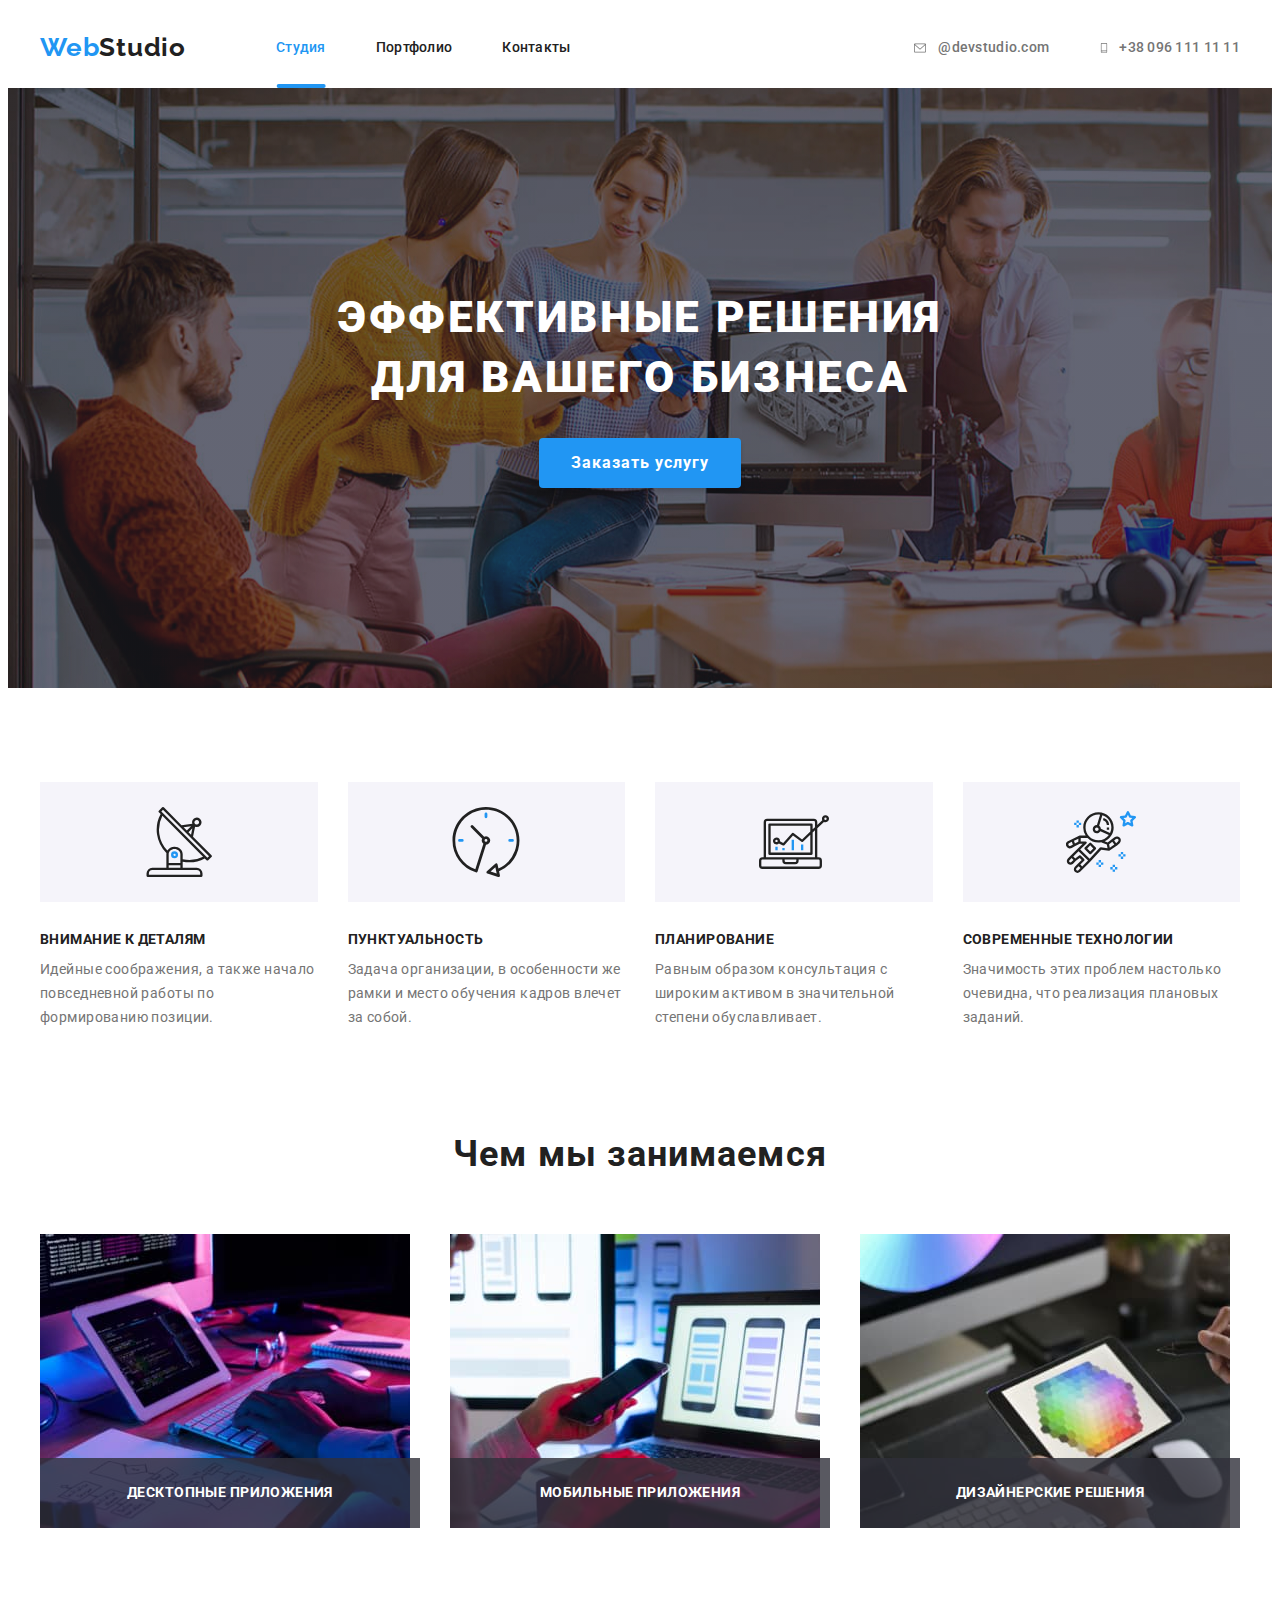
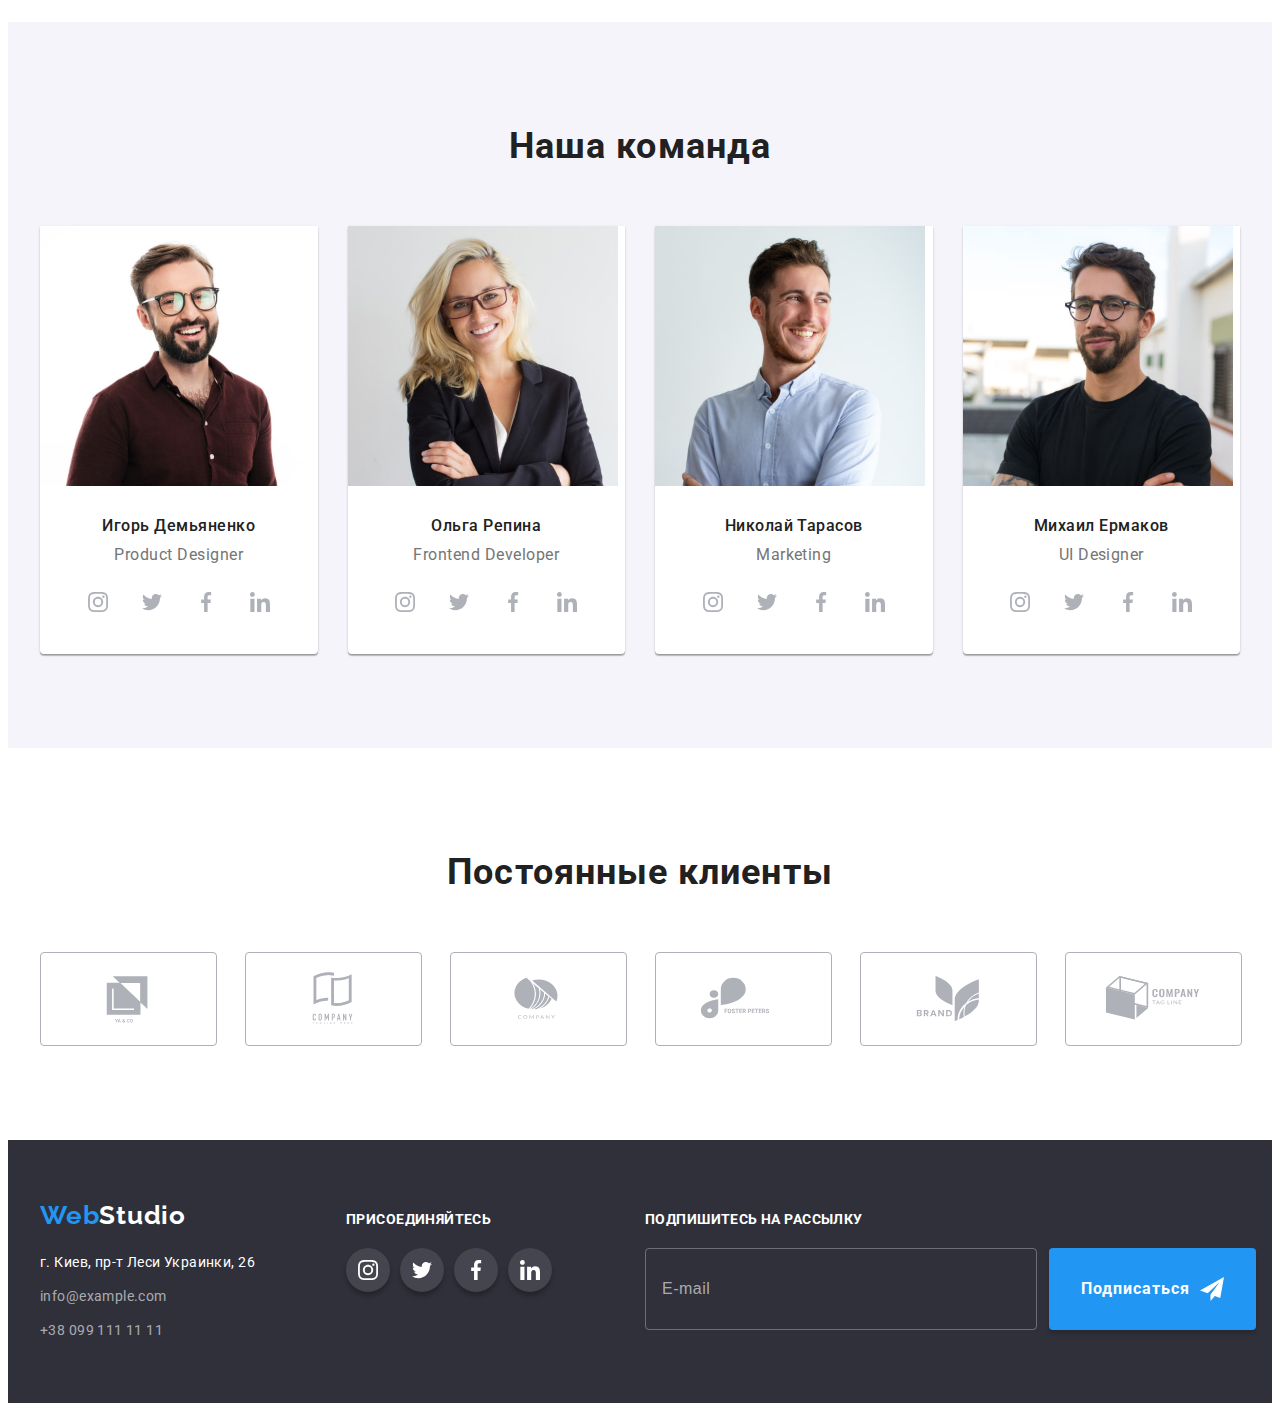
<file: index.html>
<!DOCTYPE html>
<html lang="ru">
  <head>
    <meta charset="UTF-8" />
    <meta http-equiv="X-UA-Compatible" content="IE=edge" />
    <meta name="viewport" content="width=device-width, initial-scale=1.0" />
    <title>Студия</title>
    <link rel="preconnect" href="https://fonts.googleapis.com" />
    <link rel="preconnect" href="https://fonts.gstatic.com" crossorigin />
    <link
      href="https://fonts.googleapis.com/css2?family=Raleway:wght@700&family=Roboto:wght@400;500;700;900&display=swap"
      rel="stylesheet"
    />
    <link
      rel="stylesheet"
      href="https://cdnjs.cloudflare.com/ajax/libs/modern-normalize/1.1.0/modern-normalize.min.css"
      integrity="sha512-wpPYUAdjBVSE4KJnH1VR1HeZfpl1ub8YT/NKx4PuQ5NmX2tKuGu6U/JRp5y+Y8XG2tV+wKQpNHVUX03MfMFn9Q=="
      crossorigin="anonymous"
      referrerpolicy="no-referrer"
    />
    <link rel="stylesheet" href="./css/main.min.css" />
  </head>
  <body>
    <header class="page-header page-header--no-border">
      <div class="container page-header__container">
        <nav class="navigation">
          <a class="logo link" href="./index.html"
            >Web<span class="page-header__logo">Studio</span></a
          >
          <ul class="menu list">
            <li class="menu__item">
              <a class="menu__link link menu__link--current" href="">Студия</a>
            </li>
            <li class="menu__item">
              <a class="menu__link link" href="./portfolio.html">Портфолио</a>
            </li>
            <li class="menu__item">
              <a class="menu__link link" href="">Контакты</a>
            </li>
          </ul>
        </nav>
        <ul class="page-header__contacts list">
          <li class="page-header__contacts-item">
            <a
              class="page-header__contacts-link link"
              href="mailto:info@devstudio.com"
            >
              <svg class="page-header__contacts-icon" width="16" height="12">
                <use href="images/sprite.svg#icon-envelope"></use>
              </svg>
              @devstudio.com</a
            >
          </li>
          <li class="page-header__contacts-item">
            <a class="page-header__contacts-link link" href="tel:+380961111111">
              <svg class="page-header__contacts-icon" width="10" height="16">
                <use href="images/sprite.svg#icon-smartphone"></use>
              </svg>
              +38 096 111 11 11
            </a>
          </li>
        </ul>
      </div>
    </header>
    <main>
      <!-- Секция Герой -->
      <section class="hero-page">
        <div class="container hero-page__container">
          <h1 class="hero-page__title title">
            Эффективные решения для вашего бизнеса
          </h1>
          <button class="modal-btn" data-modal-open>Заказать услугу</button>
        </div>
      </section>
      <!-- О нас -->
      <section class="about-us section">
        <div class="container">
          <h2 class="title visually-hidden">О нас</h2>
          <ul class="about-us__list list">
            <li class="about-us__item item">
              <div class="about-us__icon-container">
                <svg class="about-us__icon" width="70" height="70">
                  <use href="./images/sprite.svg#icon-antenna"></use>
                </svg>
              </div>
              <h3 class="about-us__suptitle subtitile">Внимание к деталям</h3>
              <p class="about-us__section-description">
                Идейные соображения, а также начало повседневной работы по
                формированию позиции.
              </p>
            </li>
            <li class="about-us__item item">
              <div class="about-us__icon-container">
                <svg class="about-us__icon" width="70" height="70">
                  <use href="./images/sprite.svg#icon-clock"></use>
                </svg>
              </div>
              <h3 class="about-us__suptitle subtitile">Пунктуальность</h3>
              <p class="about-us__section-description">
                Задача организации, в особенности же рамки и место обучения
                кадров влечет за собой.
              </p>
            </li>
            <li class="about-us__item item">
              <div class="about-us__icon-container">
                <svg class="about-us__icon" width="70" height="70">
                  <use href="./images/sprite.svg#icon-diagram"></use>
                </svg>
              </div>
              <h3 class="about-us__suptitle subtitile">Планирование</h3>
              <p class="about-us__section-description">
                Равным образом консультация с широким активом в значительной
                степени обуславливает.
              </p>
            </li>
            <li class="about-us__item item">
              <div class="about-us__icon-container">
                <svg class="about-us__icon" width="70" height="70">
                  <use href="./images/sprite.svg#icon-astronaut"></use>
                </svg>
              </div>
              <h3 class="about-us__suptitle subtitile">
                Современные технологии
              </h3>
              <p class="about-us__section-description">
                Значимость этих проблем настолько очевидна, что реализация
                плановых заданий.
              </p>
            </li>
          </ul>
        </div>
      </section>
      <!-- Чем мы занимаемся -->
      <section class="services section">
        <div class="container">
          <h2 class="title">Чем мы занимаемся</h2>
          <ul class="services__list list">
            <li class="services__item item">
              <img
                src="./images/services/box-1.jpg"
                alt="Картинка 1"
                width="370"
              />
              <h3 class="services__suptitile">Десктопные приложения</h3>
            </li>
            <li class="services__item item">
              <img
                src="./images/services/box-2.jpg"
                alt="Картинка 2"
                width="370"
              />
              <h3 class="services__suptitile">Мобильные приложения</h3>
            </li>
            <li class="services__item item">
              <img
                src="./images/services/box-3.jpg"
                alt="Картинка 3"
                width="370"
              />
              <h3 class="services__suptitile">Дизайнерские решения</h3>
            </li>
          </ul>
        </div>
      </section>
      <!-- Наша команда -->
      <section class="team section">
        <div class="container">
          <h2 class="title">Наша команда</h2>
          <ul class="team__list list">
            <li class="team__item item">
              <img
                src="./images/our-team/member-1.jpg"
                alt="Игорь Демьяненко"
                width="270"
              />
              <div class="team__description-container">
                <h3 class="team__name subtitile">Игорь Демьяненко</h3>
                <p class="team__position">Product Designer</p>
                <ul class="social-links list">
                  <li class="social-links__item">
                    <a class="social-links__link link" href="">
                      <svg class="social-links__icon" width="20" height="20">
                        <use href="images/sprite.svg#icon-instagram"></use>
                      </svg>
                    </a>
                  </li>
                  <li class="social-links__item">
                    <a class="social-links__link link" href="">
                      <svg class="social-links__icon" width="20" height="20">
                        <use href="images/sprite.svg#icon-twitter"></use>
                      </svg>
                    </a>
                  </li>
                  <li class="social-links__item">
                    <a class="social-links__link link" href="">
                      <svg class="social-links__icon" width="20" height="20">
                        <use href="images/sprite.svg#icon-facebook"></use>
                      </svg>
                    </a>
                  </li>
                  <li class="social-links__item">
                    <a class="social-links__link link" href="">
                      <svg class="social-links__icon" width="20" height="20">
                        <use href="images/sprite.svg#icon-linkedin"></use>
                      </svg>
                    </a>
                  </li>
                </ul>
              </div>
            </li>
            <li class="team__item item">
              <img
                src="./images/our-team/member-2.jpg"
                alt="Ольга Репина"
                width="270"
              />
              <div class="team__description-container">
                <h3 class="team__name subtitile">Ольга Репина</h3>
                <p class="team__position">Frontend Developer</p>
                <ul class="social-links list">
                  <li class="social-links__item">
                    <a class="social-links__link link" href="">
                      <svg class="social-links__icon" width="20" height="20">
                        <use href="images/sprite.svg#icon-instagram"></use>
                      </svg>
                    </a>
                  </li>
                  <li class="social-links__item">
                    <a class="social-links__link link" href="">
                      <svg class="social-links__icon" width="20" height="20">
                        <use href="images/sprite.svg#icon-twitter"></use>
                      </svg>
                    </a>
                  </li>
                  <li class="social-links__item">
                    <a class="social-links__link link" href="">
                      <svg class="social-links__icon" width="20" height="20">
                        <use href="images/sprite.svg#icon-facebook"></use>
                      </svg>
                    </a>
                  </li>
                  <li class="social-links__item">
                    <a class="social-links__link link" href="">
                      <svg class="social-links__icon" width="20" height="20">
                        <use href="images/sprite.svg#icon-linkedin"></use>
                      </svg>
                    </a>
                  </li>
                </ul>
              </div>
            </li>
            <li class="team__item item">
              <img
                src="./images/our-team/member-3.jpg"
                alt="Николай Тарасов"
                width="270"
              />
              <div class="team__description-container">
                <h3 class="team__name subtitile">Николай Тарасов</h3>
                <p class="team__position">Marketing</p>
                <ul class="social-links list">
                  <li class="social-links__item">
                    <a class="social-links__link link" href="">
                      <svg class="social-links__icon" width="20" height="20">
                        <use href="images/sprite.svg#icon-instagram"></use>
                      </svg>
                    </a>
                  </li>
                  <li class="social-links__item">
                    <a class="social-links__link link" href="">
                      <svg class="social-links__icon" width="20" height="20">
                        <use href="images/sprite.svg#icon-twitter"></use>
                      </svg>
                    </a>
                  </li>
                  <li class="social-links__item">
                    <a class="social-links__link link" href="">
                      <svg class="social-links__icon" width="20" height="20">
                        <use href="images/sprite.svg#icon-facebook"></use>
                      </svg>
                    </a>
                  </li>
                  <li class="social-links__item">
                    <a class="social-links__link link" href="">
                      <svg class="social-links__icon" width="20" height="20">
                        <use href="images/sprite.svg#icon-linkedin"></use>
                      </svg>
                    </a>
                  </li>
                </ul>
              </div>
            </li>
            <li class="team__item item">
              <img
                src="./images/our-team/member-4.jpg"
                alt="Михаил Ермаков"
                width="270"
              />
              <div class="team__description-container">
                <h3 class="team__name subtitile">Михаил Ермаков</h3>
                <p class="team__position">UI Designer</p>
                <ul class="social-links list">
                  <li class="social-links__item">
                    <a class="social-links__link link" href="">
                      <svg class="social-links__icon" width="20" height="20">
                        <use href="images/sprite.svg#icon-instagram"></use>
                      </svg>
                    </a>
                  </li>
                  <li class="social-links__item">
                    <a class="social-links__link link" href="">
                      <svg class="social-links__icon" width="20" height="20">
                        <use href="images/sprite.svg#icon-twitter"></use>
                      </svg>
                    </a>
                  </li>
                  <li class="social-links__item">
                    <a class="social-links__link link" href="">
                      <svg class="social-links__icon" width="20" height="20">
                        <use href="images/sprite.svg#icon-facebook"></use>
                      </svg>
                    </a>
                  </li>
                  <li class="social-links__item">
                    <a class="social-links__link link" href="">
                      <svg class="social-links__icon" width="20" height="20">
                        <use href="images/sprite.svg#icon-linkedin"></use>
                      </svg>
                    </a>
                  </li>
                </ul>
              </div>
            </li>
          </ul>
        </div>
      </section>
      <!-- Постоянные клинеты -->
      <section class="clients section">
        <div class="container">
          <h2 class="title">Постоянные клиенты</h2>
          <ul class="clients__list list">
            <li class="clients__item item">
              <a class="clients__link link" href="">
                <svg class="clients__icon" width="106" height="60">
                  <use href="images/sprite.svg#icon-group-1"></use>
                </svg>
              </a>
            </li>
            <li class="clients__item item">
              <a class="clients__link link" href="">
                <svg class="clients__icon" width="106" height="60">
                  <use href="images/sprite.svg#icon-group-2"></use>
                </svg>
              </a>
            </li>
            <li class="clients__item item">
              <a class="clients__link link" href="">
                <svg class="clients__icon" width="106" height="60">
                  <use href="images/sprite.svg#icon-group-3"></use>
                </svg>
              </a>
            </li>
            <li class="clients__item item">
              <a class="clients__link link" href="">
                <svg class="clients__icon" width="106" height="60">
                  <use href="images/sprite.svg#icon-group-4"></use>
                </svg>
              </a>
            </li>
            <li class="clients__item item">
              <a class="clients__link link" href="">
                <svg class="clients__icon" width="106" height="60">
                  <use href="images/sprite.svg#icon-group-5"></use>
                </svg>
              </a>
            </li>
            <li class="clients__item item">
              <a class="clients__link link" href="">
                <svg class="clients__icon" width="106" height="60">
                  <use href="images/sprite.svg#icon-group-6"></use>
                </svg>
              </a>
            </li>
          </ul>
        </div>
      </section>
    </main>
    <!-- Футер -->
    <footer class="footer">
      <div class="footer__container container">
        <div class="footer-contacts">
          <a class="logo footer__logo link" href="./index.html"
            >Web<span class="footer__logo--color">Studio</span></a
          >
          <address>
            <ul class="footer-contacts__address-list list">
              <li class="footer-contacts__address-item">
                <a
                  class="footer-contacts__address-link link"
                  target="_blank"
                  rel="noopener noreferrer"
                  href="https://goo.gl/maps/KZXkS9zSgR6ZFsrs8"
                  >г. Киев, пр-т Леси Украинки, 26</a
                >
              </li>
              <li class="footer-contacts__address-item">
                <a
                  class="footer-contacts__contact-link link"
                  href="mailto:info@example.com"
                  >info@example.com</a
                >
              </li>
              <li class="footer-contacts__address-item">
                <a
                  class="footer-contacts__contact-link link"
                  href="tel:+380991111111"
                  >+38 099 111 11 11</a
                >
              </li>
            </ul>
          </address>
        </div>
        <div class="footer-socials">
          <p class="footer-socials__description">присоединяйтесь</p>
          <ul class="social-links list">
            <li class="social-links__item">
              <a class="social-links__link footer-socials__link link" href="">
                <svg
                  class="social-links__icon footer-socials__icon"
                  width="20"
                  height="20"
                >
                  <use href="images/sprite.svg#icon-instagram"></use>
                </svg>
              </a>
            </li>
            <li class="social-links__item">
              <a class="social-links__link footer-socials__link link" href="">
                <svg
                  class="social-links__icon footer-socials__icon"
                  width="20"
                  height="20"
                >
                  <use href="images/sprite.svg#icon-twitter"></use>
                </svg>
              </a>
            </li>
            <li class="social-links__item">
              <a class="social-links__link footer-socials__link link" href="">
                <svg
                  class="social-links__icon footer-socials__icon"
                  width="20"
                  height="20"
                >
                  <use href="images/sprite.svg#icon-facebook"></use>
                </svg>
              </a>
            </li>
            <li class="social-links__item">
              <a class="social-links__link footer-socials__link link" href="">
                <svg
                  class="social-links__icon footer-socials__icon"
                  width="20"
                  height="20"
                >
                  <use href="images/sprite.svg#icon-linkedin"></use>
                </svg>
              </a>
            </li>
          </ul>
        </div>
        <div class="footer-subscribe">
          <p class="footer-subscribe__description">Подпишитесь на рассылку</p>
          <form class="footer-subscribe__form">
            <input
              class="footer-subscribe__input"
              type="email"
              placeholder="E-mail"
              required
            />
            <button class="modal-btn footer-subscribe__btn" type="submit">
              Подписаться
              <svg class="footer-subscribe__icon" width="24" height="24">
                <use href="./images/sprite.svg#icon-send"></use>
              </svg>
            </button>
          </form>
        </div>
      </div>
    </footer>
    <!-- Modal -->
    <div class="backdrop is-hidden" data-modal>
      <div class="modal">
        <button type="button" class="modal-close-btn" data-modal-close>
          <svg class="modal-close-btn__icon" width="18" height="18">
            <use href="./images/sprite.svg#icon-close"></use>
          </svg>
        </button>
        <form class="form-contact">
          <b class="form-contact__info"
            >Оставьте свои данные, мы вам перезвоним</b
          >
          <label class="form-contact__label" for="form-contact__input-name">
            Имя
          </label>
          <div class="form-contact__wrapper">
            <input
              class="form-contact__input"
              id="form-contact__input-name"
              type="text"
              name="name-user"
              minlength="2"
              required
            />
            <svg class="form-contact__icon" width="18" height="18  ">
              <use href="./images/sprite.svg#icon-name"></use>
            </svg>
          </div>

          <label class="form-contact__label" for="form-contact__input-phone">
            Телефон
          </label>
          <div class="form-contact__wrapper">
            <input
              class="form-contact__input"
              id="form-contact__input-phone"
              type="tel"
              name="name-tel"
              required
            />
            <svg class="form-contact__icon" width="18" height="18">
              <use href="./images/sprite.svg#icon-phone"></use>
            </svg>
          </div>

          <label class="form-contact__label" for="form-contact__input-email">
            Почта
          </label>
          <div class="form-contact__wrapper">
            <input
              class="form-contact__input"
              id="form-contact__input-email"
              type="email"
              name="name-email"
              required
            />
            <svg class="form-contact__icon" width="18" height="18">
              <use href="./images/sprite.svg#icon-email"></use>
            </svg>
          </div>

          <label class="form-contact__label form-contact__label-textarea">
            Комментарий
            <textarea
              class="form-contact__message"
              name="user-comment"
              placeholder="Введите текст"
            ></textarea>
          </label>
          <div class="wrapper-checkbox">
            <input
              class="form-contact__input-checkbox visually-hidden"
              type="checkbox"
              name="form-contact__policy"
              id="form-contact__policy"
              required
            />
            <label
              class="form-contact__label-policy"
              for="form-contact__policy"
            >
              <span class="form-contact__icon-wrapper">
                <svg class="form-contact__icon-checkbox" width="16" height="15">
                  <use href="./images/sprite.svg#icon-checkbox"></use>
                </svg>
              </span>
              Соглашаюсь с рассылкой и принимаю &nbsp;
              <a class="form-contact__policy-link" href=""
                >Условия договора</a
              ></label
            >
          </div>
          <button class="modal-btn form-contact__submit" type="submit">
            Отправить
          </button>
        </form>
      </div>
    </div>
    <script src="./js/modal.js"></script>
  </body>
</html>
</file>
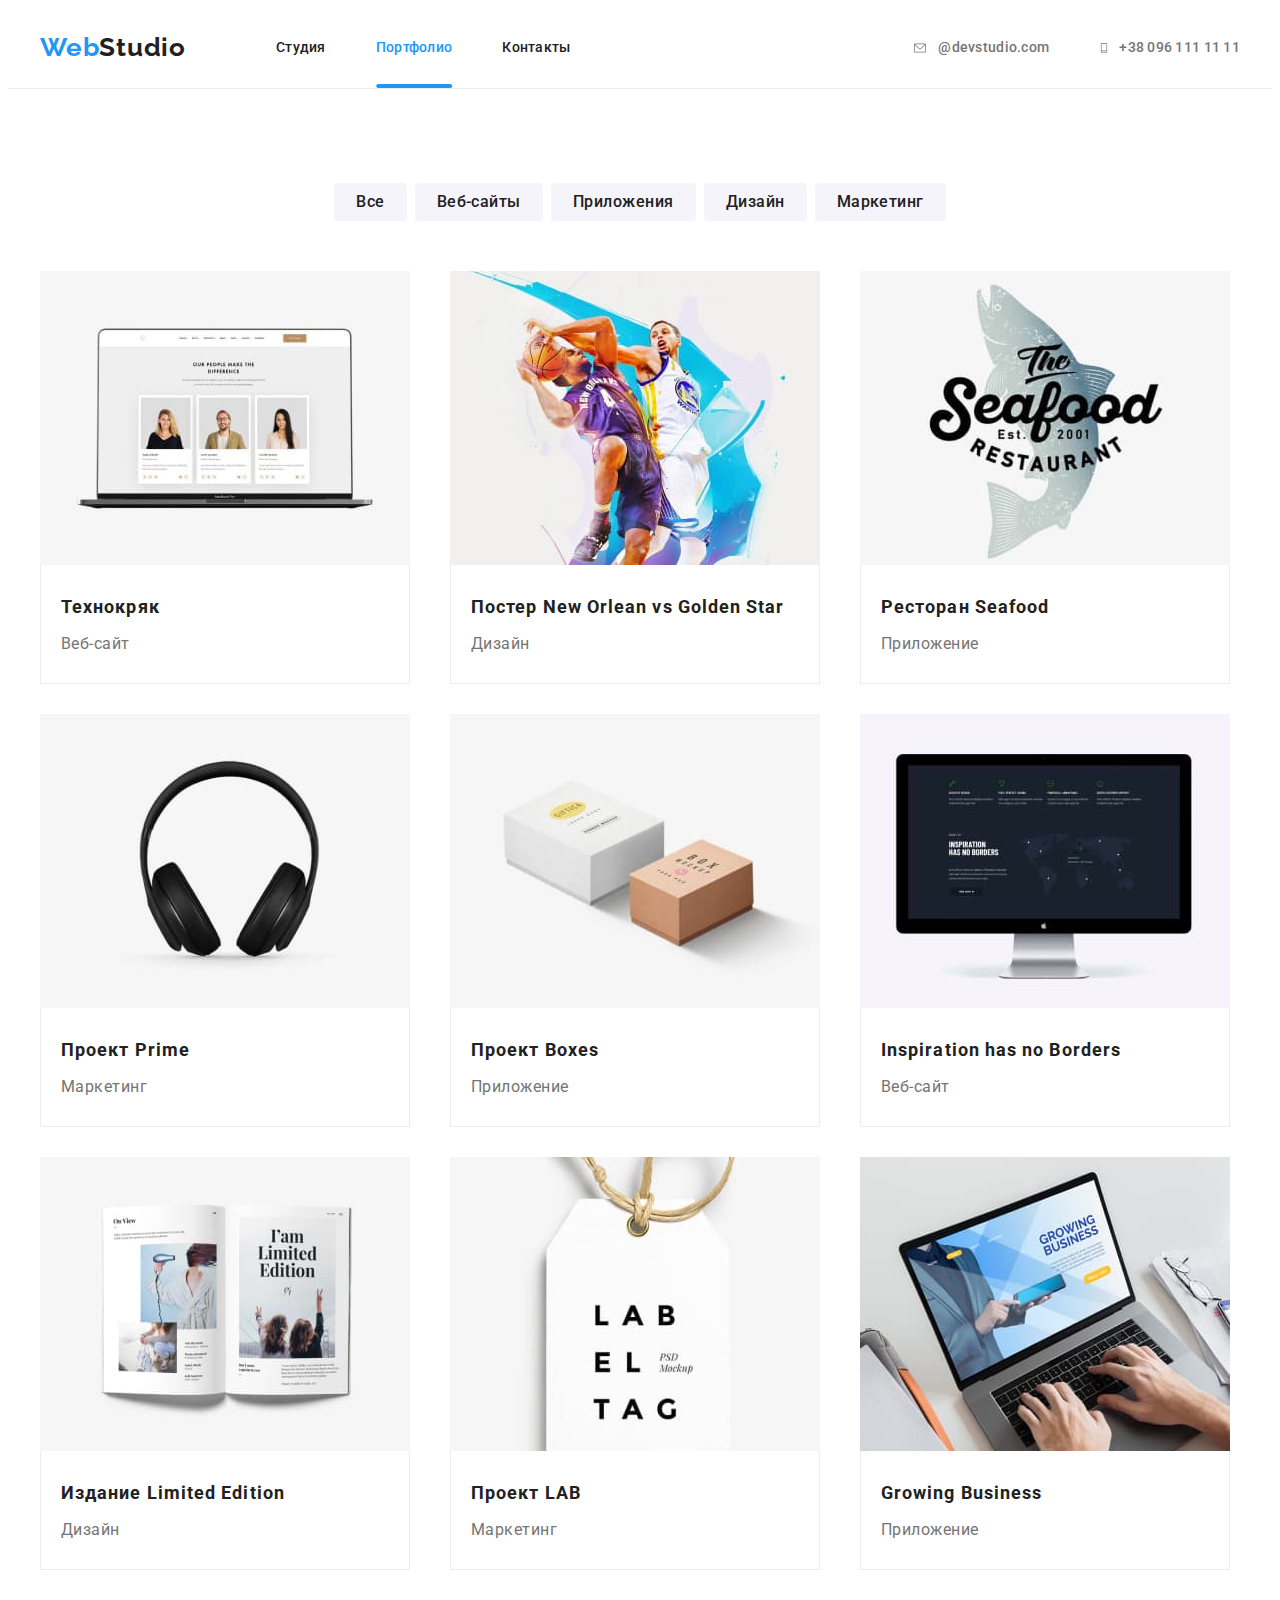
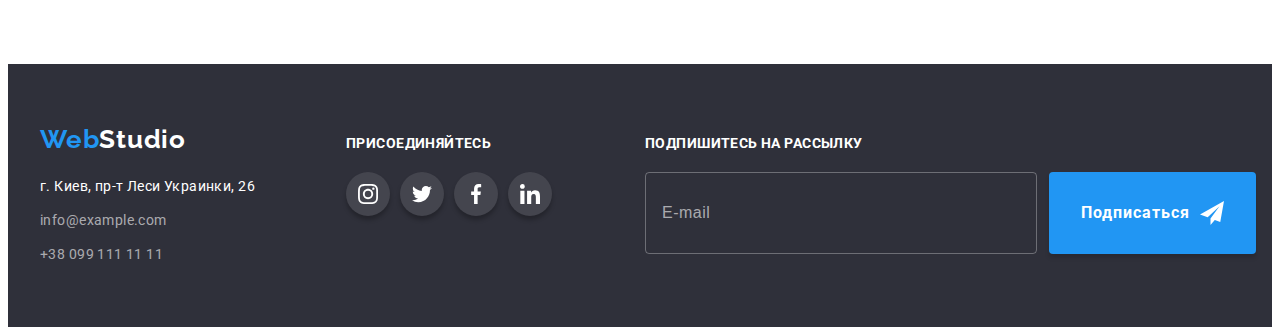
<file: portfolio.html>
<!DOCTYPE html>
<html lang="ru">
  <head>
    <meta charset="UTF-8" />
    <meta http-equiv="X-UA-Compatible" content="IE=edge" />
    <meta name="viewport" content="width=device-width, initial-scale=1.0" />
    <title>Портфолио</title>
    <link rel="preconnect" href="https://fonts.googleapis.com" />
    <link rel="preconnect" href="https://fonts.gstatic.com" crossorigin />
    <link
      href="https://fonts.googleapis.com/css2?family=Raleway:wght@700&family=Roboto:wght@400;500;700;900&display=swap"
      rel="stylesheet"
    />
    <link
      rel="stylesheet"
      href="https://cdnjs.cloudflare.com/ajax/libs/modern-normalize/1.1.0/modern-normalize.min.css"
      integrity="sha512-wpPYUAdjBVSE4KJnH1VR1HeZfpl1ub8YT/NKx4PuQ5NmX2tKuGu6U/JRp5y+Y8XG2tV+wKQpNHVUX03MfMFn9Q=="
      crossorigin="anonymous"
      referrerpolicy="no-referrer"
    />
    <link rel="stylesheet" href="./css/main.min.css" />
  </head>
  <body>
    <header class="page-header">
      <div class="container page-header__container">
        <nav class="navigation">
          <a class="logo link" href="./index.html"
            >Web<span class="page-header__logo">Studio</span></a
          >
          <ul class="menu list">
            <li class="menu__item">
              <a class="menu__link link" href="./index.html">Студия</a>
            </li>
            <li class="menu__item">
              <a
                class="menu__link link menu__link--current"
                href="./portfolio.html"
                >Портфолио</a
              >
            </li>
            <li class="menu__item">
              <a class="menu__link link" href="">Контакты</a>
            </li>
          </ul>
        </nav>
        <ul class="page-header__contacts list">
          <li class="page-header__contacts-item">
            <a
              class="page-header__contacts-link link"
              href="mailto:info@devstudio.com"
            >
              <svg class="page-header__contacts-icon" width="16" height="12">
                <use href="images/sprite.svg#icon-envelope"></use>
              </svg>
              @devstudio.com</a
            >
          </li>
          <li class="page-header__contacts-item">
            <a class="page-header__contacts-link link" href="tel:+380961111111">
              <svg class="page-header__contacts-icon" width="10" height="16">
                <use href="images/sprite.svg#icon-smartphone"></use>
              </svg>
              +38 096 111 11 11
            </a>
          </li>
        </ul>
      </div>
    </header>
    <main>
      <section class="portfolio-page section">
        <div class="container">
          <h1 class="visually-hidden">Примеры работ</h1>
          <ul class="portfolio-categ list">
            <li class="portfolio-categ__item">
              <button class="portfolio-categ__btn" type="button">Все</button>
            </li>
            <li class="portfolio-categ__item">
              <button class="portfolio-categ__btn" type="button">
                Веб-сайты
              </button>
            </li>
            <li class="portfolio-categ__item">
              <button class="portfolio-categ__btn" type="button">
                Приложения
              </button>
            </li>
            <li class="portfolio-categ__item">
              <button class="portfolio-categ__btn" type="button">Дизайн</button>
            </li>
            <li class="portfolio-categ__item">
              <button class="portfolio-categ__btn" type="button">
                Маркетинг
              </button>
            </li>
          </ul>

          <ul class="portfolio-ex list">
            <li class="portfolio-ex__item">
              <a class="portfolio-ex__link link" href="">
                <div class="portfolio-ex__wrapper-img">
                  <img
                    class="portfolio-ex__img"
                    src="./images/portfolio/img1.jpg"
                    alt="Веб-сайт"
                    width="370"
                  />
                  <p class="portfolio-ex__description">
                    Ресурс предлагает комплексные предложения с разным уровнем
                    функционала и сервисов. Все это позволит посетителю получить
                    исчерпывающие сведения о компании или частном лице.
                  </p>
                </div>
                <div class="portfolio-ex__wrapper-text">
                  <h2 class="portfolip-ex__suptitle">Технокряк</h2>
                  <p class="portfolio-ex__section-description">Веб-сайт</p>
                </div>
              </a>
            </li>
            <li class="portfolio-ex__item">
              <a class="portfolio-ex__link link" href="">
                <div class="portfolio-ex__wrapper-img">
                  <img
                    src="./images/portfolio/img2.jpg"
                    alt="Игра в баскетбол"
                    width="370"
                  />
                  <p class="portfolio-ex__description">
                    Ресурс предлагает комплексные предложения с разным уровнем
                    функционала и сервисов. Все это позволит посетителю получить
                    исчерпывающие сведения о компании или частном лице.
                  </p>
                </div>
                <div class="portfolio-ex__wrapper-text">
                  <h2 class="portfolip-ex__suptitle">
                    Постер New Orlean vs Golden Star
                  </h2>
                  <p class="portfolio-ex__section-description">Дизайн</p>
                </div>
              </a>
            </li>
            <li class="portfolio-ex__item">
              <a class="portfolio-ex__link link" href="">
                <div class="portfolio-ex__wrapper-img">
                  <img
                    src="./images/portfolio/img3.jpg"
                    alt="Ресторан морепродуктов"
                    width="370"
                  />
                  <p class="portfolio-ex__description">
                    Ресурс предлагает комплексные предложения с разным уровнем
                    функционала и сервисов. Все это позволит посетителю получить
                    исчерпывающие сведения о компании или частном лице.
                  </p>
                </div>
                <div class="portfolio-ex__wrapper-text">
                  <h2 class="portfolip-ex__suptitle">Ресторан Seafood</h2>
                  <p class="portfolio-ex__section-description">Приложение</p>
                </div>
              </a>
            </li>
            <li class="portfolio-ex__item">
              <a class="portfolio-ex__link link" href="">
                <div class="portfolio-ex__wrapper-img">
                  <img
                    src="./images/portfolio/img4.jpg"
                    alt="Наушники"
                    width="370"
                  />
                  <p class="portfolio-ex__description">
                    Ресурс предлагает комплексные предложения с разным уровнем
                    функционала и сервисов. Все это позволит посетителю получить
                    исчерпывающие сведения о компании или частном лице.
                  </p>
                </div>
                <div class="portfolio-ex__wrapper-text">
                  <h2 class="portfolip-ex__suptitle">Проект Prime</h2>
                  <p class="portfolio-ex__section-description">Маркетинг</p>
                </div>
              </a>
            </li>
            <li class="portfolio-ex__item">
              <a class="portfolio-ex__link link" href="">
                <div class="portfolio-ex__wrapper-img">
                  <img
                    src="./images/portfolio/img5.jpg"
                    alt="Проекты"
                    width="370"
                  />
                  <p class="portfolio-ex__description">
                    Ресурс предлагает комплексные предложения с разным уровнем
                    функционала и сервисов. Все это позволит посетителю получить
                    исчерпывающие сведения о компании или частном лице.
                  </p>
                </div>
                <div class="portfolio-ex__wrapper-text">
                  <h2 class="portfolip-ex__suptitle">Проект Boxes</h2>
                  <p class="portfolio-ex__section-description">Приложение</p>
                </div>
              </a>
            </li>
            <li class="portfolio-ex__item">
              <a class="portfolio-ex__link link" href="">
                <div class="portfolio-ex__wrapper-img">
                  <img
                    src="./images/portfolio/img6.jpg"
                    alt="Компьютер"
                    width="370"
                  />
                  <p class="portfolio-ex__description">
                    Ресурс предлагает комплексные предложения с разным уровнем
                    функционала и сервисов. Все это позволит посетителю получить
                    исчерпывающие сведения о компании или частном лице.
                  </p>
                </div>
                <div class="portfolio-ex__wrapper-text">
                  <h2 class="portfolip-ex__suptitle">
                    Inspiration has no Borders
                  </h2>
                  <p class="portfolio-ex__section-description">Веб-сайт</p>
                </div>
              </a>
            </li>
            <li class="portfolio-ex__item">
              <a class="portfolio-ex__link link" href="">
                <div class="portfolio-ex__wrapper-img">
                  <img
                    src="./images/portfolio/img7.jpg"
                    alt="Издание"
                    width="370"
                  />
                  <p class="portfolio-ex__description">
                    Ресурс предлагает комплексные предложения с разным уровнем
                    функционала и сервисов. Все это позволит посетителю получить
                    исчерпывающие сведения о компании или частном лице.
                  </p>
                </div>
                <div class="portfolio-ex__wrapper-text">
                  <h2 class="portfolip-ex__suptitle">
                    Издание Limited Edition
                  </h2>
                  <p class="portfolio-ex__section-description">Дизайн</p>
                </div>
              </a>
            </li>
            <li class="portfolio-ex__item">
              <a class="portfolio-ex__link link" class="link" href="">
                <div class="portfolio-ex__wrapper-img">
                  <img
                    src="./images/portfolio/img8.jpg"
                    alt="Проект"
                    width="370"
                  />
                  <p class="portfolio-ex__description">
                    Ресурс предлагает комплексные предложения с разным уровнем
                    функционала и сервисов. Все это позволит посетителю получить
                    исчерпывающие сведения о компании или частном лице.
                  </p>
                </div>
                <div class="portfolio-ex__wrapper-text">
                  <h2 class="portfolip-ex__suptitle">Проект LAB</h2>
                  <p class="portfolio-ex__section-description">Маркетинг</p>
                </div>
              </a>
            </li>
            <li class="portfolio-ex__item">
              <a class="portfolio-ex__link link" href="">
                <div class="portfolio-ex__wrapper-img">
                  <img
                    src="./images/portfolio/img9.jpg"
                    alt="Маштабирование бизнеса"
                    width="370"
                  />
                  <p class="portfolio-ex__description">
                    Ресурс предлагает комплексные предложения с разным уровнем
                    функционала и сервисов. Все это позволит посетителю получить
                    исчерпывающие сведения о компании или частном лице.
                  </p>
                </div>
                <div class="portfolio-ex__wrapper-text">
                  <h2 class="portfolip-ex__suptitle">Growing Business</h2>
                  <p class="portfolio-ex__section-description">Приложение</p>
                </div>
              </a>
            </li>
          </ul>
        </div>
      </section>
    </main>

    <footer class="footer">
      <div class="footer__container container">
        <div class="footer-contacts">
          <a class="logo footer__logo link" href="./index.html"
            >Web<span class="footer__logo--color">Studio</span></a
          >
          <address>
            <ul class="footer-contacts__address-list list">
              <li class="footer-contacts__address-item">
                <a
                  class="footer-contacts__address-link link"
                  target="_blank"
                  rel="noopener noreferrer"
                  href="https://goo.gl/maps/KZXkS9zSgR6ZFsrs8"
                  >г. Киев, пр-т Леси Украинки, 26</a
                >
              </li>
              <li class="footer-contacts__address-item">
                <a
                  class="footer-contacts__contact-link link"
                  href="mailto:info@example.com"
                  >info@example.com</a
                >
              </li>
              <li class="footer-contacts__address-item">
                <a
                  class="footer-contacts__contact-link link"
                  href="tel:+380991111111"
                  >+38 099 111 11 11</a
                >
              </li>
            </ul>
          </address>
        </div>
        <div class="footer-socials">
          <p class="footer-socials__description">присоединяйтесь</p>
          <ul class="social-links list">
            <li class="social-links__item">
              <a class="social-links__link footer-socials__link link" href="">
                <svg
                  class="social-links__icon footer-socials__icon"
                  width="20"
                  height="20"
                >
                  <use href="images/sprite.svg#icon-instagram"></use>
                </svg>
              </a>
            </li>
            <li class="social-links__item">
              <a class="social-links__link footer-socials__link link" href="">
                <svg
                  class="social-links__icon footer-socials__icon"
                  width="20"
                  height="20"
                >
                  <use href="images/sprite.svg#icon-twitter"></use>
                </svg>
              </a>
            </li>
            <li class="social-links__item">
              <a class="social-links__link footer-socials__link link" href="">
                <svg
                  class="social-links__icon footer-socials__icon"
                  width="20"
                  height="20"
                >
                  <use href="images/sprite.svg#icon-facebook"></use>
                </svg>
              </a>
            </li>
            <li class="social-links__item">
              <a class="social-links__link footer-socials__link link" href="">
                <svg
                  class="social-links__icon footer-socials__icon"
                  width="20"
                  height="20"
                >
                  <use href="images/sprite.svg#icon-linkedin"></use>
                </svg>
              </a>
            </li>
          </ul>
        </div>
        <div class="footer-subscribe">
          <p class="footer-subscribe__description">Подпишитесь на рассылку</p>
          <form class="footer-subscribe__form">
            <input
              class="footer-subscribe__input"
              type="email"
              placeholder="E-mail"
              required
            />
            <button class="modal-btn footer-subscribe__btn" type="submit">
              Подписаться
              <svg class="footer-subscribe__icon" width="24" height="24">
                <use href="./images/sprite.svg#icon-send"></use>
              </svg>
            </button>
          </form>
        </div>
      </div>
    </footer>
  </body>
</html>
</file>
<file: css/main.min.css>
:root{--primary-font-family: "Roboto", sans-serif;--secondary-font-family: "Raleway", sans-serif;--primary-text-color-theme-light: #212121;--secondary-text-color-theme-light: #757575;--primary-text-color-theme-dark: #ffffff;--accent-color: #2196f3;--hero-background: #2f303a;--theme-light-background: #ffffff;--theme-dark-background: #f5f4fa;--border: #ececec;--icon-social: #afb1b8}.visually-hidden{position:absolute;width:1px;height:1px;margin:-1px;border:0;padding:0;white-space:nowrap;clip-path:inset(100%);clip:rect(0 0 0 0);overflow:hidden}.footer-socials__description,.footer-subscribe__description{margin-bottom:20px;font-weight:700;font-size:14px;line-height:1.14;letter-spacing:0.03em;text-transform:uppercase;color:var(--primary-text-color-theme-dark)}h1,h2,h3,h4,h5,h6,p{margin-top:0;margin-bottom:0}ul,ol{margin-top:0;margin-bottom:0;padding-left:0}img{display:block}body{font-family:var(--primary-font-family)}.link{text-decoration:none}.list{list-style:none}button{border:0}input{padding:0;margin:0}address{font-style:normal}.item:not(:last-child){margin-right:30px}.container{width:1200px;padding-left:15px;padding-right:15px;margin-left:auto;margin-right:auto}.section{padding-top:94px;padding-bottom:94px}.modal-btn{padding:10px 32px;font-family:inherit;font-weight:700;font-size:16px;line-height:1.88;text-align:center;letter-spacing:0.06em;background-color:var(--accent-color);color:#ffffff;border-radius:4px;box-shadow:0px 4px 4px rgba(0,0,0,0.15);transition:background-color 250ms cubic-bezier(0.4, 0, 0.2, 1)}.modal-btn:hover,.modal-btn:focus{background-color:#188ce8;cursor:pointer}.social-links{display:flex;justify-content:center;margin-top:16px}.social-links__item:not(:last-child){margin-right:10px}.social-links__link{display:flex;align-items:center;justify-content:center;width:44px;height:44px;border-radius:50%;transition:background-color 250ms cubic-bezier(0.4, 0, 0.2, 1)}.social-links__link:hover,.social-links__link:focus{background-color:var(--accent-color)}.social-links__icon{fill:var(--icon-social);transition:fill 250ms cubic-bezier(0.4, 0, 0.2, 1)}.social-links__link:hover .social-links__icon,.team-social-link:focus .social-links__icon{fill:var(--primary-text-color-theme-dark)}.title{margin-bottom:50px;font-weight:700;font-size:36px;line-height:1.67;text-align:center;letter-spacing:0.03em;color:var(--primary-text-color-theme-light)}.subtitile{margin-bottom:10px}.logo{margin-right:90px;padding-top:24px;padding-bottom:24px;font-family:var(--secondary-font-family);font-weight:700;font-size:26px;line-height:1.19;letter-spacing:0.03em;color:var(--accent-color)}.backdrop{position:fixed;top:0;left:0;width:100vw;height:100vh;background:rgba(0,0,0,0.2);transition:opacity 250ms cubic-bezier(0.4, 0, 0.2, 1),visibility 250ms cubic-bezier(0.4, 0, 0.2, 1)}.backdrop.is-hidden{opacity:0;visibility:hidden;pointer-events:none}.backdrop.is-hidden .modal{transform:scale(0)}.modal{position:absolute;top:50%;left:50%;width:528px;height:580px;background:var(--theme-light-background);box-shadow:0px 1px 3px rgba(0,0,0,0.12),0px 1px 1px rgba(0,0,0,0.14),0px 2px 1px rgba(0,0,0,0.2);border-radius:4px;transform:scale(1) translate(-50%, -50%);transition:transform 250ms cubic-bezier(0.4, 0, 0.2, 1)}.modal-close-btn{position:absolute;top:8px;right:8px;width:30px;height:30px;display:flex;align-items:center;justify-content:center;cursor:pointer;border-radius:50%;background-color:transparent;border:1px solid rgba(0,0,0,0.1)}.modal-close-btn__icon{transition:fill 250ms cubic-bezier(0.4, 0, 0.2, 1)}.modal-close-btn:hover .modal-close-btn__icon,.modal-close-btn:focus .modal-close-btn__icon{fill:var(--accent-color)}.form-contact{display:flex;flex-direction:column;padding:40px}.form-contact__info{margin-bottom:12px;font-size:20px;line-height:1.15;text-align:center;letter-spacing:0.03em;color:var(--primary-text-color-theme-light)}.form-contact__label{margin-top:10px;font-size:12px;line-height:1.17;letter-spacing:0.01em;color:var(--secondary-text-color-theme-light)}.form-contact__wrapper{margin-top:4px;position:relative}.form-contact__input{width:100%;height:40px;font-size:16px;padding-left:42px;border:1px solid rgba(33,33,33,0.2);border-radius:4px;transition:border-color 250ms cubic-bezier(0.4, 0, 0.2, 1)}.form-contact__input:focus{outline:none;border-color:var(--accent-color)}.form-contact__icon{position:absolute;top:50%;left:12px;transform:translateY(-50%);transition:fill 250ms cubic-bezier(0.4, 0, 0.2, 1)}.form-contact__input:focus+.form-contact__icon{fill:var(--accent-color)}.form-contact__message{margin-top:4px;padding:12px 16px;width:100%;height:120px;resize:none;border:1px solid rgba(33,33,33,0.2);border-radius:4px;transition:border-color 250ms cubic-bezier(0.4, 0, 0.2, 1)}.form-contact__message::placeholder{font-size:14px;line-height:1.14;letter-spacing:0.01em;color:rgba(117,117,117,0.5)}.form-contact__message:focus{outline:none;border-color:var(--accent-color)}.form-contact__label-textarea{margin-bottom:20px}.form-contact__policy-link{color:var(--accent-color)}.form-contact__icon-wrapper{display:block;width:16px;height:15px;margin-right:7px;border-radius:2px;border:2px solid #000000;box-shadow:0px 4px 4px rgba(0,0,0,0.25);background-color:rgba(0,0,0,0);display:flex;align-items:center;justify-content:center;transition:background-color 250ms cubic-bezier(0.4, 0, 0.2, 1),border-color 250ms cubic-bezier(0.4, 0, 0.2, 1)}.wrapper-checkbox:focus-within .form-contact__icon-wrapper{border-color:var(--accent-color)}.form-contact__label-policy:hover .form-contact__icon-wrapper{cursor:pointer}.form-contact__input-checkbox:checked+.form-contact__label-policy .form-contact__icon-wrapper{background-color:var(--accent-color);border-color:var(--accent-color)}.form-contact__icon-checkbox{fill:transparent;transition:fill 250ms cubic-bezier(0.4, 0, 0.2, 1)}.form-contact__input-checkbox:checked+.form-contact__label-policy .form-contact__icon-checkbox{fill:var(--primary-text-color-theme-dark)}.form-contact__label-policy{display:flex;align-items:center;justify-content:center;font-size:14px;line-height:1.71;letter-spacing:0.03em;color:var(--secondary-text-color-theme-light)}.form-contact__submit{align-self:center;margin-top:30px}.form-contact__submit:hover,.form-contact__submit:focus{background-color:#188ce8;cursor:pointer}.page-header{border-bottom:1px solid var(--border)}.page-header__container{display:flex;align-items:center}.page-header--no-border{border:none}.navigation{display:flex}.menu{display:flex;align-items:center}.page-header__contacts{display:flex;margin-left:auto}.page-header__logo{color:var(--primary-text-color-theme-light)}.menu__item:not(:last-child){margin-right:50px}.menu__link{position:relative;display:block;padding-top:32px;padding-bottom:32px;font-weight:500;font-size:14px;line-height:1.14;letter-spacing:0.02em;color:var(--primary-text-color-theme-light);transition:color 250ms cubic-bezier(0.4, 0, 0.2, 1)}.menu__link:hover,.menu__link:focus{color:var(--accent-color)}.menu__link--current{color:var(--accent-color)}.menu__link--current::after{content:"";display:block;bottom:0;left:50%;transform:translate(-50%);position:absolute;height:4px;width:calc(100% - 1px);background-color:var(--accent-color);border-radius:2px}.page-header__contacts-link{display:flex;align-items:center;justify-content:center;padding-top:32px;padding-bottom:32px;font-weight:500;font-size:14px;line-height:1.14;letter-spacing:0.02em;color:var(--secondary-text-color-theme-light);transition:color 250ms cubic-bezier(0.4, 0, 0.2, 1)}.page-header__contacts-link:hover,.page-header__contacts-link:focus{color:var(--accent-color)}.page-header__contacts-item:not(:last-child){margin-right:50px}.page-header__contacts-icon{margin-right:10px;fill:var(--secondary-text-color-theme-light);transition:fill 250ms cubic-bezier(0.4, 0, 0.2, 1)}.page-header__contacts-link:hover .page-header__contacts-icon,.page-header__contacts-link:focus .page-header__contacts-icon{fill:var(--accent-color)}.hero-page__title{max-width:696px;margin-bottom:30px;margin-left:auto;margin-right:auto;font-weight:900;font-size:44px;line-height:1.36;text-align:center;letter-spacing:0.06em;text-transform:uppercase;color:#ffffff}.hero-page{max-width:1600px;padding-bottom:200px;padding-top:200px;margin-right:auto;margin-left:auto;background-image:linear-gradient(rgba(47,48,58,0.4), rgba(47,48,58,0.4)),url("../images/hero.jpg");background-size:cover;text-align:center;background-repeat:no-repeat;transition:background-image 250ms cubic-bezier(0.4, 0, 0.2, 1)}.about-us{padding-bottom:0}.about-us__list{display:flex}.about-us__item{width:calc((100% - 90px) / 4)}.about-us__item:not(:last-child){margin-right:30px}.about-us__suptitle{font-size:14px;font-weight:700;line-height:1.14;letter-spacing:0.03em;text-transform:uppercase;color:var(--primary-text-color-theme-light)}.about-us__section-description{font-size:14px;font-weight:400;line-height:1.71;letter-spacing:0.03em;color:var(--secondary-text-color-theme-light)}.about-us__icon-container{display:flex;align-items:center;justify-content:center;height:120px;background-color:var(--theme-dark-background);margin-bottom:30px}.services__list{display:flex}.services__item{position:relative;width:calc((100% - 60px) / 3)}.services__suptitile{position:absolute;display:flex;align-items:center;justify-content:center;bottom:0;width:100%;height:70px;font-weight:700;font-size:14px;text-align:center;line-height:1.14;letter-spacing:0.03em;text-transform:uppercase;color:var(--primary-text-color-theme-dark);background-color:rgba(47,48,58,0.8)}.team{background-color:var(--theme-dark-background)}.team__list{display:flex}.team__item{width:calc((100% - 90px) / 4);background-color:var(--theme-light-background);box-shadow:0px 1px 3px rgba(0,0,0,0.12),0px 1px 1px rgba(0,0,0,0.14),0px 2px 1px rgba(0,0,0,0.2);border-radius:0px 0px 4px 4px}.team__description-container{padding-top:30px;padding-bottom:30px}.team__name{font-weight:500;font-size:16px;line-height:1.19;text-align:center;letter-spacing:0.03em;color:var(--primary-text-color-theme-light)}.team__position{font-weight:400;font-size:16px;line-height:1.19;text-align:center;letter-spacing:0.03em;color:var(--secondary-text-color-theme-light)}.clients__list{display:flex}.clients__item{width:calc((100% - 150px) / 6)}.clients__item:not(:last-child){margin-right:30px}.clients__link{display:flex;align-items:center;justify-content:center;width:100%;height:92px;border:1px solid var(--icon-social);border-radius:4px;transition:border 250ms cubic-bezier(0.4, 0, 0.2, 1)}.clients__link:hover,.clients__link:focus{border-color:var(--accent-color)}.clients__icon{fill:var(--icon-social);transition:fill 250ms cubic-bezier(0.4, 0, 0.2, 1)}.clients__link:hover .clients__icon,.clients__link:focus .clients__icon{fill:var(--accent-color)}.portfolio-categ{display:flex;justify-content:center;margin-bottom:50px}.portfolio-categ__item:not(:last-child){margin-right:8px}.portfolio-categ__btn{padding:6px 22px;border-radius:4px;font-weight:500;font-size:16px;line-height:1.63;text-align:center;letter-spacing:0.03em;color:var(--primary-text-color-theme-light);background-color:var(--theme-dark-background);font-family:inherit;transition:color 250ms cubic-bezier(0.4, 0, 0.2, 1),background-color 250ms cubic-bezier(0.4, 0, 0.2, 1),box-shadow 250ms cubic-bezier(0.4, 0, 0.2, 1)}.portfolio-categ__btn:hover,.portfolio-categ__btn:focus{color:var(--primary-text-color-theme-dark);background-color:var(--accent-color);cursor:pointer;box-shadow:0px 3px 1px rgba(0,0,0,0.1),0px 1px 2px rgba(0,0,0,0.08),0px 2px 2px rgba(0,0,0,0.12)}.portfolio-ex{display:flex;flex-wrap:wrap}.portfolio-ex__item{width:calc((100% - 60px) / 3)}.portfolio-ex__item:not(:nth-child(3n)){margin-right:30px}.portfolio-ex__item:not(:nth-last-child(-n+3)){margin-bottom:30px}.portfolio-ex__link{display:inline-block;transition:box-shadow 250ms cubic-bezier(0.4, 0, 0.2, 1)}.portfolio-ex__link:hover,.portfolio-ex__link:focus{box-shadow:0px 4px 4px rgba(0,0,0,0.25)}.portfolio-ex__wrapper-img{position:relative;overflow:hidden}.portfolio-ex__description{position:absolute;top:0;left:0;transform:translate(0, 100%);width:100%;height:100%;opacity:0;padding:64px 24px;font-size:18px;line-height:1.56;letter-spacing:0.03em;color:var(--primary-text-color-theme-dark);background:rgba(33,150,243,0.9);transition:transform 250ms cubic-bezier(0.4, 0, 0.2, 1),opacity 250ms cubic-bezier(0.4, 0, 0.2, 1)}.portfolio-ex__link:hover .portfolio-ex__description,.portfolio-ex__link:focus .portfolio-ex__description{opacity:1;transform:translate(0, 0)}.portfolio-ex__wrapper-text{padding:24px 20px;border:1px solid var(--border);border-top:none}.portfolip-ex__suptitle{margin-bottom:4px;font-weight:700;font-size:18px;line-height:2;letter-spacing:0.06em;color:var(--primary-text-color-theme-light)}.portfolio-ex__section-description{font-weight:400;font-size:16px;line-height:1.88;letter-spacing:0.03em;color:var(--secondary-text-color-theme-light)}.footer{padding-top:60px;padding-bottom:60px;background-color:var(--hero-background)}.footer__container{display:flex;align-items:baseline}.footer-contacts{margin-right:70px}.footer__logo{display:inline-block;margin-bottom:20px;padding:0}.footer__logo--color{color:var(--primary-text-color-theme-dark)}.footer-contacts__address-item:not(:last-child){margin-bottom:10px}.footer-contacts__address-link{font-size:14px;line-height:1.71;letter-spacing:0.03em;color:var(--primary-text-color-theme-dark)}.footer-contacts__contact-link{font-size:14px;line-height:1.71;letter-spacing:0.03em;color:rgba(255,255,255,0.6)}.footer-socials{margin-right:93px}.footer-socials .team__social-list{margin-top:0}.footer-socials__link{background-color:rgba(255,255,255,0.1);box-shadow:0px 4px 4px rgba(0,0,0,0.25)}.footer-socials__icon{fill:var(--primary-text-color-theme-dark)}.footer-subscribe__form{display:flex}.footer-subscribe__input{width:358px;height:50px;margin-right:12px;padding:15px 16px;background:transparent;border:1px solid rgba(255,255,255,0.3);border-radius:4px;font-size:16px;line-height:1.25;letter-spacing:0.03em;color:var(--primary-text-color-theme-dark);transition:border-color 250ms cubic-bezier(0.4, 0, 0.2, 1)}.footer-subscribe__input::placeholder{font-size:16px;line-height:1.25;letter-spacing:0.03em;color:rgba(255,255,255,0.6)}.footer-subscribe__input:focus{outline:none;border-color:var(--accent-color)}.footer-subscribe__btn{display:flex;align-items:center;justify-content:center}.footer-subscribe__icon{margin-left:10px}.test{width:1440px;height:768px;background-color:aqua}
/*# sourceMappingURL=main.min.css.map */
</file>
